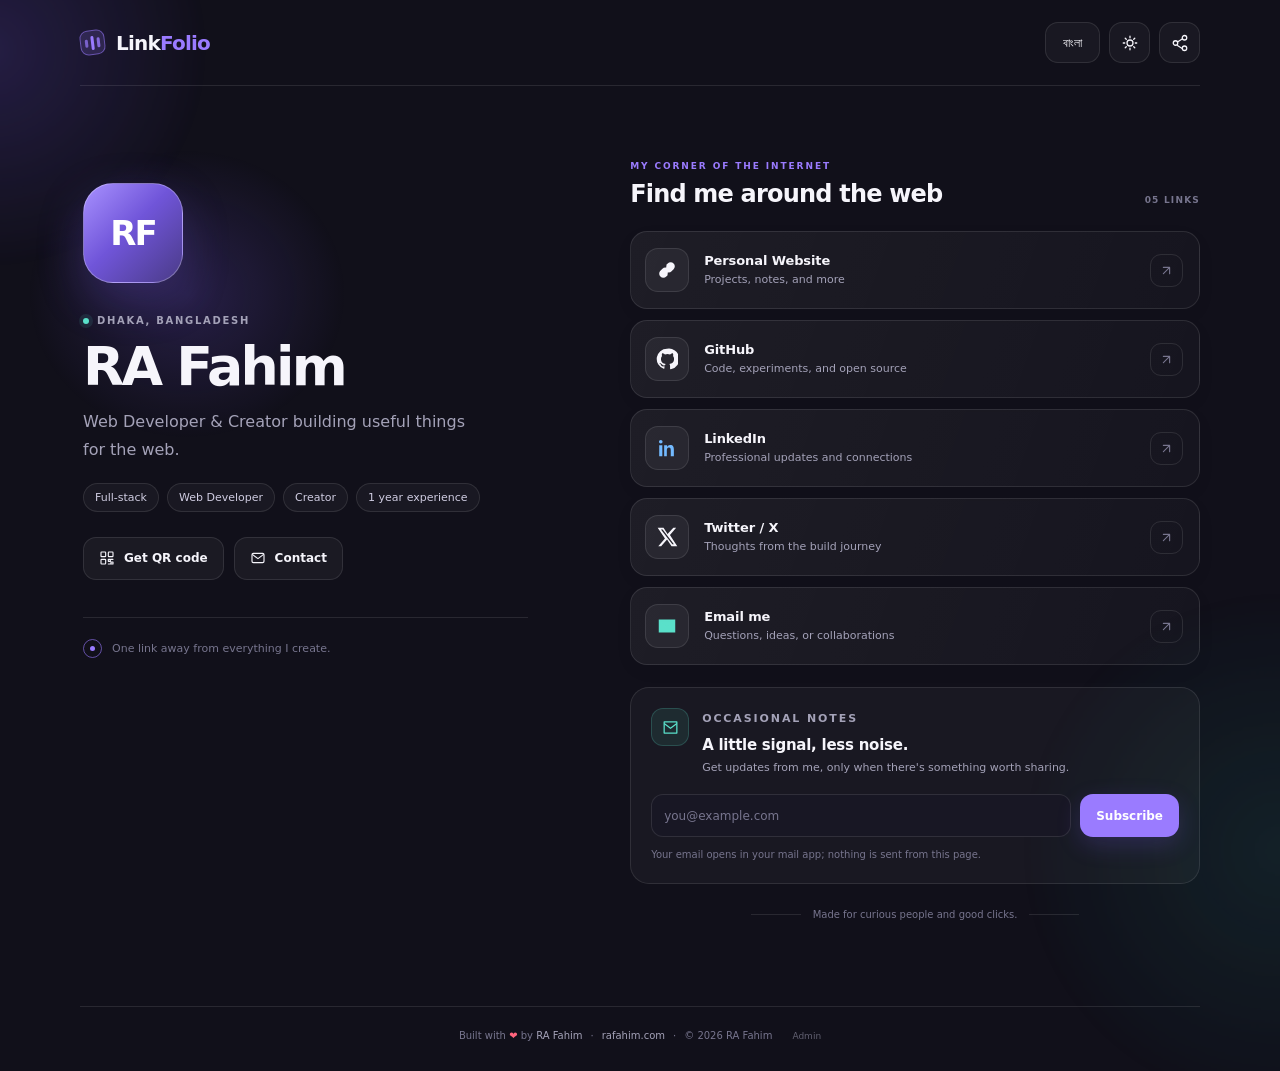
<file: index.html>
<!doctype html>
<html lang="en">
<head>
<meta charset="utf-8">
<meta name="viewport" content="width=device-width, initial-scale=1">
<title>LinkFolio — Free Self-Hosted Link in Bio (Linktree Alternative) | RA Fahim</title>
<meta name="description" content="A beautiful, free, self-hosted link-in-bio page for RA Fahim. Explore projects, social profiles, and contact links with LinkFolio.">
<meta name="keywords" content="link in bio, linktree alternative, free link page, self-hosted linktree">
<meta name="author" content="RA Fahim">
<meta name="theme-color" content="#11101a">
<link rel="canonical" href="https://rafahim.com/linkfolio/">
<link rel="icon" href="favicon.svg" type="image/svg+xml">
<link rel="manifest" href="manifest.json">
<meta property="og:type" content="website">
<meta property="og:title" content="LinkFolio — Free Self-Hosted Link in Bio (Linktree Alternative) | RA Fahim">
<meta property="og:description" content="One clean place for RA Fahim's links, projects, and ways to connect.">
<meta property="og:url" content="https://rafahim.com/linkfolio/">
<meta property="og:image" content="https://rafahim.com/linkfolio/og-image.svg">
<meta property="og:site_name" content="LinkFolio">
<meta name="twitter:card" content="summary_large_image">
<meta name="twitter:title" content="LinkFolio — Free Self-Hosted Link in Bio (Linktree Alternative) | RA Fahim">
<meta name="twitter:description" content="One clean place for RA Fahim's links, projects, and ways to connect.">
<meta name="twitter:image" content="https://rafahim.com/linkfolio/og-image.svg">
<script type="application/ld+json">
{
  "@context": "https://schema.org",
  "@type": "ProfilePage",
  "name": "LinkFolio — RA Fahim",
  "url": "https://rafahim.com/linkfolio/",
  "description": "A free, self-hosted link-in-bio page for RA Fahim.",
  "mainEntity": {
    "@type": "Person",
    "name": "RA Fahim",
    "url": "https://rafahim.com",
    "email": "dev@rafahim.com",
    "jobTitle": "Web Developer & Creator",
    "address": {
      "@type": "PostalAddress",
      "addressLocality": "Dhaka",
      "addressCountry": "BD"
    },
    "sameAs": [
      "https://github.com/rafahim",
      "https://twitter.com/rafahimn",
      "https://linkedin.com/in/rafahimn"
    ]
  }
}
</script>
<link rel="stylesheet" href="style.css">
<script src="script.js" defer></script>
</head>
<body class="public-page">
<div class="ambient ambient-one"></div>
<div class="ambient ambient-two"></div>
<div class="site-shell">
<header class="topbar">
<a class="brand" href="./" aria-label="LinkFolio home"><span class="brand-mark"><span></span><span></span><span></span></span><span>Link<span class="brand-accent">Folio</span></span></a>
<div class="top-actions">
<button id="language-toggle" class="icon-button language-button" type="button" aria-label="Change language">বাংলা</button>
<button id="theme-toggle" class="icon-button" type="button" aria-label="Toggle color theme"><svg viewBox="0 0 24 24" aria-hidden="true"><path d="M12 3v2m0 14v2M3 12h2m14 0h2M5.64 5.64l1.42 1.42m9.88 9.88 1.42 1.42m0-12.72-1.42 1.42m-9.88 9.88-1.42 1.42"/><circle cx="12" cy="12" r="4"/></svg></button>
<button id="share-button" class="icon-button" type="button" aria-label="Share profile"><svg viewBox="0 0 24 24" aria-hidden="true"><circle cx="18" cy="5" r="3"/><circle cx="6" cy="12" r="3"/><circle cx="18" cy="19" r="3"/><path d="m8.6 10.6 6.8-4.2m-6.8 9 6.8 4.2"/></svg></button>
</div>
</header>
<main id="app" class="profile-layout">
<section class="profile-panel" aria-label="Profile">
<div class="profile-halo"></div>
<div id="avatar" class="avatar" aria-label="Profile avatar"><span>RF</span></div>
<div class="eyebrow"><span class="status-dot"></span><span id="profile-location">DHAKA, BANGLADESH</span></div>
<h1 id="profile-name">RA Fahim</h1>
<p id="profile-bio" class="profile-bio">Web Developer &amp; Creator</p>
<div id="profile-tags" class="profile-tags"><span>Full-stack</span><span>Creator</span></div>
<div class="profile-actions">
<button id="qr-button" class="button button-secondary" type="button"><svg viewBox="0 0 24 24" aria-hidden="true"><rect x="3" y="3" width="7" height="7" rx="1"/><rect x="14" y="3" width="7" height="7" rx="1"/><rect x="3" y="14" width="7" height="7" rx="1"/><path d="M14 14h3v3h-3zm4 4h3v3h-3zm0-4h3m-7 7h3"/></svg><span data-i18n="qr">Get QR code</span></button>
<a class="button button-secondary" id="email-button" href="mailto:dev@rafahim.com"><svg viewBox="0 0 24 24" aria-hidden="true"><rect x="3" y="5" width="18" height="14" rx="2"/><path d="m4 7 8 6 8-6"/></svg><span data-i18n="contact">Contact</span></a>
</div>
<div class="profile-divider"></div>
<div class="profile-statline"><span class="stat-orbit"></span><span data-i18n="profileNote">One link away from everything I create.</span></div>
</section>
<section class="links-panel" aria-label="Links and updates">
<div class="section-heading"><div><p class="section-kicker" data-i18n="myCorner">MY CORNER OF THE INTERNET</p><h2 data-i18n="findMe">Find me around the web</h2></div><span class="link-count" id="link-count">05 LINKS</span></div>
<div id="profile-links" class="link-list" aria-live="polite"></div>
<section id="youtube-section" class="content-card youtube-card" hidden>
<div class="content-card-top"><span class="mini-icon mini-youtube">▶</span><div><h3 data-i18n="watchLatest">Watch the latest</h3><p data-i18n="youtubePrivacy">The video loads only when you choose to play it.</p></div></div>
<div id="youtube-placeholder" class="youtube-placeholder"><button id="youtube-load" class="play-button" type="button" aria-label="Load YouTube video">▶</button><span data-i18n="loadVideo">Load video</span></div>
<div id="youtube-frame" class="youtube-frame" hidden></div>
</section>
<section id="newsletter-section" class="content-card newsletter-card" hidden>
<div class="newsletter-icon"><svg viewBox="0 0 24 24" aria-hidden="true"><path d="M4 5h16v14H4z"/><path d="m4 7 8 6 8-6"/></svg></div>
<div class="newsletter-copy"><p class="section-kicker" data-i18n="newsletterKicker">OCCASIONAL NOTES</p><h3 id="newsletter-title">A little signal, less noise.</h3><p id="newsletter-description">Get updates from me, only when there's something worth sharing.</p></div>
<form id="newsletter-form" class="newsletter-form"><label class="visually-hidden" for="newsletter-email" data-i18n="emailLabel">Your email address</label><input id="newsletter-email" type="email" name="email" autocomplete="email" required placeholder="you@example.com"><button class="button button-primary" type="submit" data-i18n="subscribe">Subscribe</button><p class="form-note" data-i18n="newsletterLocal">Your email opens in your mail app; nothing is sent from this page.</p></form>
</section>
<div class="bottom-note"><span class="bottom-line"></span><span data-i18n="bottomNote">Made for curious people and good clicks.</span><span class="bottom-line"></span></div>
</section>
</main>
<footer class="site-footer"><span>Built with <span class="heart">❤️</span> by <a href="https://rafahim.com" rel="me">RA Fahim</a></span><span class="footer-dot">·</span><a href="https://rafahim.com">rafahim.com</a><span class="footer-dot">·</span><span>© 2026 RA Fahim</span><a class="admin-shortcut" href="admin.html" aria-label="Open local admin">Admin</a></footer>
</div>
<div id="qr-modal" class="modal" hidden role="dialog" aria-modal="true" aria-labelledby="qr-modal-title">
<div class="modal-backdrop" data-close-modal></div>
<div class="modal-panel qr-modal-panel"><button class="modal-close" type="button" data-close-modal aria-label="Close dialog">×</button><p class="section-kicker" data-i18n="scanToOpen">SCAN TO OPEN</p><h2 id="qr-modal-title" data-i18n="yourQr">Your LinkFolio QR</h2><p class="modal-lead" data-i18n="qrSubtitle">Take your profile anywhere.</p><div id="qr-code" class="qr-code" aria-label="QR code for this profile"></div><p id="qr-url" class="qr-url"></p><div class="modal-actions"><button id="download-qr" class="button button-primary" type="button" data-i18n="downloadSvg">Download SVG</button><button id="copy-profile-url" class="button button-secondary" type="button" data-i18n="copyLink">Copy link</button></div><p class="form-note" data-i18n="qrOffline">Generated on this device, with no QR service.</p></div>
</div>
<div id="toast" class="toast" role="status" aria-live="polite"></div>
</body>
</html>
</file>
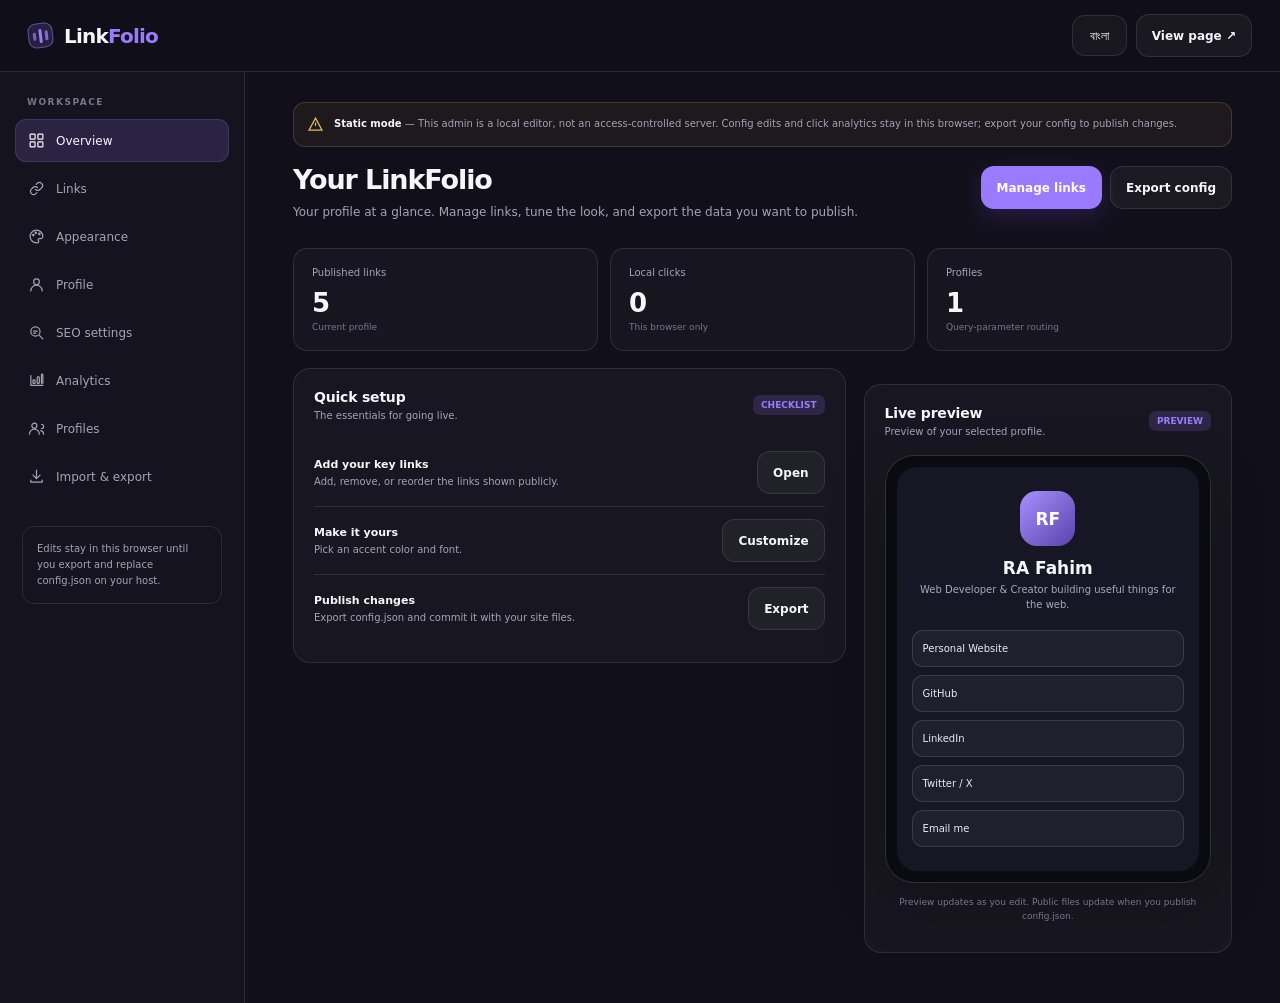
<file: admin.html>
<!doctype html>
<html lang="en">
<head>
<meta charset="utf-8">
<meta name="viewport" content="width=device-width, initial-scale=1">
<title>LinkFolio — Free Self-Hosted Link in Bio (Linktree Alternative) | RA Fahim</title>
<meta name="description" content="Configure LinkFolio profiles, links, theme, SEO, and local analytics.">
<meta name="keywords" content="link in bio, linktree alternative, free link page, self-hosted linktree">
<meta name="author" content="RA Fahim">
<meta name="robots" content="noindex,nofollow">
<link rel="canonical" href="https://rafahim.com/linkfolio/">
<link rel="icon" href="favicon.svg" type="image/svg+xml">
<meta property="og:type" content="website">
<meta property="og:title" content="LinkFolio — Free Self-Hosted Link in Bio (Linktree Alternative) | RA Fahim">
<meta property="og:description" content="Configure LinkFolio profiles, links, theme, SEO, and local analytics.">
<meta property="og:url" content="https://rafahim.com/linkfolio/">
<meta property="og:image" content="https://rafahim.com/linkfolio/og-image.svg">
<meta name="twitter:card" content="summary_large_image">
<meta name="twitter:title" content="LinkFolio — Free Self-Hosted Link in Bio (Linktree Alternative) | RA Fahim">
<meta name="twitter:description" content="Configure LinkFolio profiles, links, theme, SEO, and local analytics.">
<meta name="twitter:image" content="https://rafahim.com/linkfolio/og-image.svg">
<script type="application/ld+json">
{"@context":"https://schema.org","@type":"WebApplication","name":"LinkFolio","url":"https://rafahim.com/linkfolio/","author":{"@type":"Person","name":"RA Fahim","url":"https://rafahim.com"},"applicationCategory":"UtilitiesApplication","operatingSystem":"Any"}
</script>
<link rel="stylesheet" href="style.css">
<script src="script.js" defer></script>
<script src="admin.js" defer></script>
</head>
<body class="admin-page">
<div class="admin-shell">
<header class="admin-topbar">
<a class="brand" href="index.html"><span class="brand-mark"><span></span><span></span><span></span></span><span>Link<span class="brand-accent">Folio</span></span></a>
<div class="admin-topbar-actions"><button id="admin-language" class="icon-button language-button" type="button">বাংলা</button><a class="button button-secondary" href="index.html" target="_blank" rel="noopener noreferrer" data-admin-i18n="viewPublic">View page ↗</a></div>
</header>
<div class="admin-layout">
<aside class="admin-sidebar">
<p class="sidebar-label" data-admin-i18n="workspace">WORKSPACE</p>
<nav class="admin-nav" aria-label="Admin navigation">
<button class="active" type="button" data-section="overview"><svg viewBox="0 0 24 24"><rect x="3" y="3" width="7" height="7" rx="1"/><rect x="14" y="3" width="7" height="7" rx="1"/><rect x="3" y="14" width="7" height="7" rx="1"/><rect x="14" y="14" width="7" height="7" rx="1"/></svg><span data-admin-i18n="overview">Overview</span></button>
<button type="button" data-section="links"><svg viewBox="0 0 24 24"><path d="M10.6 13.4a4.5 4.5 0 0 0 6.4 0l2.2-2.2a4.5 4.5 0 0 0-6.4-6.4l-1.3 1.3"/><path d="M13.4 10.6a4.5 4.5 0 0 0-6.4 0l-2.2 2.2a4.5 4.5 0 0 0 6.4 6.4l1.3-1.3"/></svg><span data-admin-i18n="links">Links</span></button>
<button type="button" data-section="appearance"><svg viewBox="0 0 24 24"><path d="M12 3a9 9 0 1 0 0 18h1.2a2 2 0 0 0 1.5-3.3 1.7 1.7 0 0 1 1.3-2.8H18a3 3 0 0 0 3-3 9 9 0 0 0-9-8.9Z"/><circle cx="7.5" cy="10" r="1"/><circle cx="11" cy="6.8" r="1"/><circle cx="16" cy="8.3" r="1"/></svg><span data-admin-i18n="appearance">Appearance</span></button>
<button type="button" data-section="profile"><svg viewBox="0 0 24 24"><circle cx="12" cy="8" r="4"/><path d="M4 21a8 8 0 0 1 16 0"/></svg><span data-admin-i18n="profile">Profile</span></button>
<button type="button" data-section="seo"><svg viewBox="0 0 24 24"><circle cx="10.5" cy="10.5" r="6.5"/><path d="m16 16 5 5M8 10h5m-5 3h3"/></svg><span data-admin-i18n="seo">SEO settings</span></button>
<button type="button" data-section="analytics"><svg viewBox="0 0 24 24"><path d="M4 19V5m0 14h17"/><rect x="7" y="11" width="3" height="5" rx="1"/><rect x="13" y="7" width="3" height="9" rx="1"/><rect x="19" y="3" width="2" height="13" rx="1"/></svg><span data-admin-i18n="analytics">Analytics</span></button>
<button type="button" data-section="profiles"><svg viewBox="0 0 24 24"><circle cx="9" cy="8" r="3.5"/><path d="M2 20a7 7 0 0 1 14 0m3-14a3 3 0 0 1 0 6m-1 3a5 5 0 0 1 4 5"/></svg><span data-admin-i18n="profiles">Profiles</span></button>
<button type="button" data-section="data"><svg viewBox="0 0 24 24"><path d="M12 3v12m-5-5 5 5 5-5M4 17v3h16v-3"/></svg><span data-admin-i18n="importExport">Import &amp; export</span></button>
</nav>
<div class="admin-sidebar-note" data-admin-i18n="localNotice">Edits stay in this browser until you export and replace config.json on your host.</div>
</aside>
<main class="admin-main">
<div class="notice"><svg viewBox="0 0 24 24"><path d="M12 3 2.8 20h18.4L12 3Z"/><path d="M12 9v5m0 3h.01"/></svg><div><strong data-admin-i18n="staticModeTitle">Static mode</strong> — <span data-admin-i18n="staticModeText">This admin is a local editor, not an access-controlled server. Config edits and click analytics stay in this browser; export your config to publish changes.</span></div></div>
<section id="section-overview" class="admin-section active">
<div class="admin-heading"><div><h1 data-admin-i18n="dashboardTitle">Your LinkFolio</h1><p data-admin-i18n="dashboardDesc">Your profile at a glance. Manage links, tune the look, and export the data you want to publish.</p></div><div class="admin-heading-actions"><button class="button button-primary" type="button" data-go-section="links" data-admin-i18n="manageLinks">Manage links</button><button class="button button-secondary" type="button" data-export-config data-admin-i18n="exportConfig">Export config</button></div></div>
<div class="metric-grid"><div class="metric-card"><span data-admin-i18n="publishedLinks">Published links</span><strong id="metric-links">5</strong><small data-admin-i18n="currentProfile">Current profile</small></div><div class="metric-card"><span data-admin-i18n="localClicks">Local clicks</span><strong id="metric-clicks">0</strong><small data-admin-i18n="thisBrowserOnly">This browser only</small></div><div class="metric-card"><span data-admin-i18n="profilesCount">Profiles</span><strong id="metric-profiles">1</strong><small data-admin-i18n="queryRouting">Query-parameter routing</small></div></div>
<div class="admin-grid"><div class="admin-card"><div class="admin-card-heading"><div><h2 data-admin-i18n="quickStart">Quick setup</h2><p data-admin-i18n="quickStartDesc">The essentials for going live.</p></div><span class="pill-label" data-admin-i18n="checklist">CHECKLIST</span></div><div class="settings-row"><div><strong data-admin-i18n="addLinksTitle">Add your key links</strong><span data-admin-i18n="addLinksDesc">Add, remove, or reorder the links shown publicly.</span></div><button class="button button-secondary" type="button" data-go-section="links" data-admin-i18n="open">Open</button></div><div class="settings-row"><div><strong data-admin-i18n="customizeTitle">Make it yours</strong><span data-admin-i18n="customizeDesc">Pick an accent color and font.</span></div><button class="button button-secondary" type="button" data-go-section="appearance" data-admin-i18n="customize">Customize</button></div><div class="settings-row"><div><strong data-admin-i18n="publishTitle">Publish changes</strong><span data-admin-i18n="publishDesc">Export config.json and commit it with your site files.</span></div><button class="button button-secondary" type="button" data-go-section="data" data-admin-i18n="export">Export</button></div></div>
<div class="admin-card"><div class="admin-card-heading"><div><h2 data-admin-i18n="livePreview">Live preview</h2><p data-admin-i18n="previewDesc">Preview of your selected profile.</p></div><span class="pill-label" data-admin-i18n="preview">PREVIEW</span></div><div class="preview-device"><div class="preview-screen"><div class="preview-avatar" id="preview-avatar">RF</div><h3 id="preview-name">RA Fahim</h3><p id="preview-bio">Web Developer &amp; Creator</p><div id="preview-links"></div></div></div><p class="preview-note" data-admin-i18n="previewLocal">Preview updates as you edit. Public files update when you publish config.json.</p></div></div>
</section>
<section id="section-links" class="admin-section">
<div class="admin-heading"><div><h1 data-admin-i18n="linksTitle">Links</h1><p data-admin-i18n="linksDesc">Manage destinations, labels, and display order. Drag rows to reorder them.</p></div><div class="admin-heading-actions"><button class="button button-primary" type="button" id="new-link" data-admin-i18n="addLink">+ Add link</button><button class="button button-secondary" type="button" data-export-config data-admin-i18n="exportConfig">Export config</button></div></div>
<div class="profile-selector"><label for="link-profile-select" data-admin-i18n="editingProfile">Editing profile</label><select id="link-profile-select"></select></div>
<div class="admin-grid"><div class="admin-card"><div class="admin-card-heading"><div><h2 data-admin-i18n="yourLinks">Your links</h2><p data-admin-i18n="dragHint">Drag with the handle to change order.</p></div><span id="links-total" class="pill-label">05 LINKS</span></div><div id="admin-link-list" class="admin-link-list"></div></div><div class="admin-card"><div class="admin-card-heading"><div><h2 id="link-form-title" data-admin-i18n="addLinkDetails">Add link details</h2><p data-admin-i18n="linkFormDesc">Changes are saved locally on this browser.</p></div></div><form id="link-form"><input id="link-id" type="hidden"><div class="field-grid"><div class="field full"><label for="link-title" data-admin-i18n="labelEnglish">Label (English)</label><input id="link-title" required maxlength="90" placeholder="Personal Website"></div><div class="field full"><label for="link-title-bn" data-admin-i18n="labelBangla">Label (Bangla, optional)</label><input id="link-title-bn" maxlength="90" placeholder="ব্যক্তিগত ওয়েবসাইট"></div><div class="field full"><label for="link-url" data-admin-i18n="destinationUrl">Destination URL</label><input id="link-url" type="text" required maxlength="2048" placeholder="https://example.com"><span class="field-hint" data-admin-i18n="urlHint">HTTP(S), mailto:, tel:, or WhatsApp links are supported.</span></div><div class="field full"><label for="link-description" data-admin-i18n="description">Description</label><input id="link-description" maxlength="160" placeholder="Projects, notes, and more"></div><div class="field full"><label for="link-description-bn" data-admin-i18n="descriptionBangla">Description (Bangla, optional)</label><input id="link-description-bn" maxlength="160" placeholder="প্রজেক্ট, নোট এবং আরও অনেক কিছু"></div><div class="field full"><label class="settings-row" for="link-enabled"><span><strong data-admin-i18n="publishLink">Publish this link</strong><span data-admin-i18n="publishLinkHint">Disabled links are hidden on the public page.</span></span><input id="link-enabled" type="checkbox" checked></label></div></div><div class="form-actions"><button class="button button-secondary" id="reset-link-form" type="button" data-admin-i18n="clear">Clear</button><button class="button button-primary" type="submit" data-admin-i18n="saveLink">Save link</button></div></form></div></div>
</section>
<section id="section-appearance" class="admin-section">
<div class="admin-heading"><div><h1 data-admin-i18n="appearanceTitle">Appearance</h1><p data-admin-i18n="appearanceDesc">A few thoughtful choices to make your LinkFolio feel like you.</p></div><div class="admin-heading-actions"><button class="button button-primary" type="button" id="save-theme" data-admin-i18n="saveAppearance">Save appearance</button></div></div>
<div class="admin-grid"><div class="admin-card"><div class="admin-card-heading"><div><h2 data-admin-i18n="themeTokens">Theme settings</h2><p data-admin-i18n="themeDesc">The public page supports light and dark modes.</p></div></div><form id="theme-form"><div class="field-grid"><div class="field"><label for="theme-mode" data-admin-i18n="defaultMode">Default mode</label><select id="theme-mode"><option value="dark">Dark</option><option value="light">Light</option></select></div><div class="field"><label for="theme-font" data-admin-i18n="fontFamily">Font family</label><select id="theme-font"><option>Inter</option><option>system</option><option>Georgia</option><option>Arial</option><option>mono</option></select></div><div class="field"><label for="theme-accent" data-admin-i18n="accentColor">Accent color</label><input id="theme-accent" type="color" value="#9a7bff"></div><div class="field"><label for="theme-secondary" data-admin-i18n="secondaryColor">Secondary accent</label><input id="theme-secondary" type="color" value="#5ae0ca"></div></div><div class="form-actions"><button class="button button-secondary" type="button" id="reset-theme" data-admin-i18n="resetDefaults">Reset defaults</button><button class="button button-primary" type="submit" data-admin-i18n="applyPreview">Apply &amp; save</button></div></form></div><div class="admin-card"><div class="admin-card-heading"><div><h2 data-admin-i18n="designNotes">Design notes</h2><p data-admin-i18n="designNotesDesc">Helpful guardrails for a polished profile.</p></div></div><div class="settings-row"><div><strong data-admin-i18n="contrastTitle">Keep contrast high</strong><span data-admin-i18n="contrastDesc">Choose readable accent colors against both backgrounds.</span></div></div><div class="settings-row"><div><strong data-admin-i18n="shortTitle">Keep link labels short</strong><span data-admin-i18n="shortDesc">A label plus one short description scans best on mobile.</span></div></div><div class="settings-row"><div><strong data-admin-i18n="avatarTitle">Use a square avatar</strong><span data-admin-i18n="avatarDesc">A small, compressed image makes the page feel personal.</span></div></div></div></div>
</section>
<section id="section-profile" class="admin-section">
<div class="admin-heading"><div><h1 data-admin-i18n="profileTitle">Profile details</h1><p data-admin-i18n="profileDesc">Edit your public identity and optional content. Use the Profiles tab to add another profile.</p></div><div class="admin-heading-actions"><button class="button button-primary" type="submit" form="profile-form" data-admin-i18n="saveProfile">Save profile</button></div></div>
<div class="profile-selector"><label for="profile-edit-select" data-admin-i18n="editingProfile">Editing profile</label><select id="profile-edit-select"></select></div>
<div class="admin-grid"><div class="admin-card"><div class="admin-card-heading"><div><h2 data-admin-i18n="identity">Identity</h2><p data-admin-i18n="identityDesc">Details shown on your public page.</p></div></div><form id="profile-form"><div class="field-grid"><div class="field"><label for="profile-name-input" data-admin-i18n="displayName">Display name</label><input id="profile-name-input" required maxlength="80"></div><div class="field"><label for="profile-handle-input" data-admin-i18n="handle">Handle</label><input id="profile-handle-input" maxlength="80" placeholder="@yourhandle"></div><div class="field full"><label for="profile-bio-en" data-admin-i18n="bioEnglish">Bio (English)</label><textarea id="profile-bio-en" maxlength="280" rows="3"></textarea></div><div class="field full"><label for="profile-bio-bn" data-admin-i18n="bioBangla">Bio (Bangla)</label><textarea id="profile-bio-bn" maxlength="280" rows="3"></textarea></div><div class="field"><label for="profile-location-en" data-admin-i18n="locationEnglish">Location (English)</label><input id="profile-location-en" maxlength="100"></div><div class="field"><label for="profile-location-bn" data-admin-i18n="locationBangla">Location (Bangla)</label><input id="profile-location-bn" maxlength="100"></div><div class="field"><label for="profile-email-input" data-admin-i18n="contactEmail">Contact email</label><input id="profile-email-input" type="email" maxlength="150"></div><div class="field"><label for="profile-avatar-input" data-admin-i18n="avatarUrl">Avatar URL (optional)</label><input id="profile-avatar-input" maxlength="2048" placeholder="https://example.com/avatar.jpg"></div><div class="field full"><label for="profile-tags-input" data-admin-i18n="tags">Tags, comma-separated</label><input id="profile-tags-input" maxlength="200" placeholder="Full-stack, Creator"></div><div class="field"><label for="profile-youtube-input" data-admin-i18n="youtubeId">YouTube video ID (optional)</label><input id="profile-youtube-input" maxlength="11" placeholder="11-character video ID"></div><div class="field"><label for="profile-newsletter-email" data-admin-i18n="newsletterEmail">Newsletter email</label><input id="profile-newsletter-email" type="email" maxlength="150"></div><div class="field full"><label class="settings-row" for="profile-newsletter-enabled"><span><strong data-admin-i18n="enableNewsletter">Enable newsletter block</strong><span data-admin-i18n="newsletterHint">Signup opens the visitor’s email application; there is no mailing list backend.</span></span><input id="profile-newsletter-enabled" type="checkbox"></label></div><div class="field"><label for="profile-newsletter-title-en" data-admin-i18n="newsletterTitleEnglish">Newsletter title (English)</label><input id="profile-newsletter-title-en" maxlength="100"></div><div class="field"><label for="profile-newsletter-title-bn" data-admin-i18n="newsletterTitleBangla">Newsletter title (Bangla)</label><input id="profile-newsletter-title-bn" maxlength="100"></div><div class="field full"><label for="profile-newsletter-desc-en" data-admin-i18n="newsletterDescEnglish">Newsletter description (English)</label><input id="profile-newsletter-desc-en" maxlength="220"></div><div class="field full"><label for="profile-newsletter-desc-bn" data-admin-i18n="newsletterDescBangla">Newsletter description (Bangla)</label><input id="profile-newsletter-desc-bn" maxlength="220"></div></div></form></div><div class="admin-card"><div class="admin-card-heading"><div><h2 data-admin-i18n="profileTips">Profile tips</h2><p data-admin-i18n="profileTipsDesc">Make the first screen count.</p></div></div><div class="settings-row"><div><strong data-admin-i18n="bioTipTitle">Make the bio specific</strong><span data-admin-i18n="bioTipDesc">Say what you do and what people can find here.</span></div></div><div class="settings-row"><div><strong data-admin-i18n="emailTipTitle">Use a monitored contact</strong><span data-admin-i18n="emailTipDesc">Email and newsletter links open the visitor’s mail app.</span></div></div><div class="settings-row"><div><strong data-admin-i18n="embedTipTitle">Embed only when useful</strong><span data-admin-i18n="embedTipDesc">YouTube uses youtube-nocookie and loads only after a click.</span></div></div></div></div>
</section>
<section id="section-seo" class="admin-section">
<div class="admin-heading"><div><h1 data-admin-i18n="seoTitle">SEO settings</h1><p data-admin-i18n="seoDesc">Control the shared search snippet fields stored in config.json. Social card metadata is also included in the static HTML.</p></div><div class="admin-heading-actions"><button class="button button-primary" type="submit" form="seo-form" data-admin-i18n="saveSeo">Save SEO settings</button></div></div>
<div class="admin-card"><form id="seo-form"><div class="field-grid"><div class="field full"><label for="seo-title-input" data-admin-i18n="pageTitle">Page title</label><input id="seo-title-input" maxlength="180" required></div><div class="field full"><label for="seo-description-input" data-admin-i18n="metaDescription">Meta description</label><textarea id="seo-description-input" rows="3" maxlength="300"></textarea></div><div class="field full"><label for="seo-keywords-input" data-admin-i18n="keywords">Keywords (comma-separated)</label><input id="seo-keywords-input" maxlength="500"></div><div class="field full"><label for="seo-canonical-input" data-admin-i18n="canonicalUrl">Canonical URL</label><input id="seo-canonical-input" type="url" required></div></div><div class="form-actions"><button class="button button-primary" type="submit" data-admin-i18n="saveSeo">Save SEO settings</button></div></form></div><div class="admin-card"><div class="admin-card-heading"><div><h2 data-admin-i18n="seoChecklist">Static SEO files</h2><p data-admin-i18n="seoChecklistDesc">These files are part of the project and need deployment alongside the HTML.</p></div></div><div class="settings-row"><div><strong>robots.txt</strong><span data-admin-i18n="robotsDesc">Crawler rules and admin exclusion.</span></div><span class="pill-label">READY</span></div><div class="settings-row"><div><strong>sitemap.xml</strong><span data-admin-i18n="sitemapDesc">Canonical public page URL.</span></div><span class="pill-label">READY</span></div><div class="settings-row"><div><strong>manifest.json + favicon.svg</strong><span data-admin-i18n="pwaDesc">Install metadata and vector icon.</span></div><span class="pill-label">READY</span></div><p class="field-hint" data-admin-i18n="seoFileNote">Updating these values here changes your local config only. Update matching HTML meta tags and sitemap.xml before deployment if the domain or page title changes.</p></div>
</section>
<section id="section-analytics" class="admin-section">
<div class="admin-heading"><div><h1 data-admin-i18n="analyticsTitle">Local analytics</h1><p data-admin-i18n="analyticsDesc">Link clicks recorded in localStorage on this browser. No cookies, server requests, IP collection, or third-party analytics.</p></div><div class="admin-heading-actions"><button class="button button-secondary" type="button" id="export-analytics" data-admin-i18n="exportAnalytics">Export analytics</button><button class="button button-secondary" type="button" id="clear-analytics" data-admin-i18n="clearAnalytics">Clear local data</button></div></div>
<div class="metric-grid"><div class="metric-card"><span data-admin-i18n="clicks7d">Clicks · 7 days</span><strong id="analytics-week">0</strong><small data-admin-i18n="localOnly">Local browser only</small></div><div class="metric-card"><span data-admin-i18n="allClicks">All stored clicks</span><strong id="analytics-all">0</strong><small data-admin-i18n="retainedLimit">Most recent 10,000 events max</small></div><div class="metric-card"><span data-admin-i18n="topLink">Top link</span><strong id="analytics-top">—</strong><small data-admin-i18n="byClickCount">By click count</small></div></div>
<div class="admin-card"><div class="admin-card-heading"><div><h2 data-admin-i18n="clickActivity">Click activity</h2><p data-admin-i18n="lastSevenDays">Last seven days · all locally stored profiles</p></div><span class="pill-label" data-admin-i18n="noTracking">NO THIRD-PARTY TRACKING</span></div><div class="chart-wrap"><div class="chart-y-axis"><span id="chart-y-max">0</span><span id="chart-y-mid">0</span><span>0</span></div><div id="analytics-chart" class="chart-bars"></div></div></div>
<div class="admin-card"><div class="admin-card-heading"><div><h2 data-admin-i18n="linkPerformance">Link performance</h2><p data-admin-i18n="linkPerformanceDesc">Counts exist only on this browser unless exported.</p></div></div><div id="analytics-table-wrap"></div></div>
</section>
<section id="section-profiles" class="admin-section">
<div class="admin-heading"><div><h1 data-admin-i18n="profilesTitle">Multiple profiles</h1><p data-admin-i18n="profilesDesc">Each profile has its own links and can be opened with ?user=profile-id.</p></div></div>
<div class="admin-grid"><div class="admin-card"><div class="admin-card-heading"><div><h2 data-admin-i18n="existingProfiles">Existing profiles</h2><p data-admin-i18n="profileRoute">Public URL: ?user=profile-id</p></div><span id="profiles-total" class="pill-label">01 PROFILE</span></div><div id="admin-profiles-list" class="admin-link-list"></div></div><div class="admin-card"><div class="admin-card-heading"><div><h2 data-admin-i18n="addProfile">Add profile</h2><p data-admin-i18n="addProfileDesc">Create a blank profile, then edit its public details and links.</p></div></div><form id="new-profile-form"><div class="field-grid"><div class="field full"><label for="new-profile-id" data-admin-i18n="profileId">Profile ID / slug</label><input id="new-profile-id" required maxlength="50" pattern="[A-Za-z0-9][A-Za-z0-9_-]*" placeholder="another-profile"></div><div class="field full"><label for="new-profile-name" data-admin-i18n="displayName">Display name</label><input id="new-profile-name" required maxlength="80" placeholder="Your name"></div></div><div class="form-actions"><button class="button button-primary" type="submit" data-admin-i18n="createProfile">Create profile</button></div></form><p class="field-hint" data-admin-i18n="profileSlugHint">Use letters, numbers, underscores, or hyphens. No profile information is sent to a server.</p></div></div>
</section>
<section id="section-data" class="admin-section">
<div class="admin-heading"><div><h1 data-admin-i18n="dataTitle">Import &amp; export</h1><p data-admin-i18n="dataDesc">Move your config between browsers or publish it to your static host.</p></div></div>
<div class="admin-grid"><div class="admin-card"><div class="admin-card-heading"><div><h2 data-admin-i18n="exportProject">Export project data</h2><p data-admin-i18n="exportProjectDesc">Download the complete profile configuration as JSON.</p></div></div><div class="settings-row"><div><strong>config.json</strong><span data-admin-i18n="exportConfigDesc">Profiles, link order, theme, and SEO settings.</span></div><button class="button button-primary" type="button" data-export-config data-admin-i18n="downloadJson">Download JSON</button></div><div class="settings-row"><div><strong>analytics.json</strong><span data-admin-i18n="exportAnalyticsDesc">Local click event export for your own review.</span></div><button class="button button-secondary" type="button" id="export-analytics-2" data-admin-i18n="downloadJson">Download JSON</button></div></div><div class="admin-card"><div class="admin-card-heading"><div><h2 data-admin-i18n="importConfig">Import config</h2><p data-admin-i18n="importConfigDesc">Import a previously exported LinkFolio JSON file.</p></div></div><div class="field"><label for="import-file" data-admin-i18n="chooseFile">Choose JSON file</label><input id="import-file" type="file" accept="application/json,.json"></div><div class="form-actions"><button class="button button-secondary" type="button" id="reset-config" data-admin-i18n="resetConfig">Reset local edits</button><button class="button button-primary" type="button" id="import-config" data-admin-i18n="importFile">Import file</button></div><p class="field-hint" data-admin-i18n="importWarning">Import replaces the locally stored config. Export a backup first if you need one.</p></div></div>
<div class="admin-card"><div class="admin-card-heading"><div><h2 data-admin-i18n="publishSteps">Publish your edits</h2><p data-admin-i18n="publishStepsDesc">Static hosting cannot write files from your browser. Follow these steps to publish.</p></div></div><div class="settings-row"><div><strong>1. <span data-admin-i18n="stepExport">Export config.json from this page.</span></strong><span data-admin-i18n="stepExportDesc">Download it from the export control above.</span></div></div><div class="settings-row"><div><strong>2. <span data-admin-i18n="stepReplace">Replace your project’s config.json.</span></strong><span data-admin-i18n="stepReplaceDesc">Keep the filename exactly config.json.</span></div></div><div class="settings-row"><div><strong>3. <span data-admin-i18n="stepDeploy">Deploy the updated project.</span></strong><span data-admin-i18n="stepDeployDesc">Commit to GitHub Pages or redeploy to your static host.</span></div></div></div>
</section>
</main>
</div>
</div>
<div id="toast" class="toast" role="status" aria-live="polite"></div>
</body>
</html>
</file>
<file: style.css>
:root{color-scheme:dark;--bg:#11101a;--bg-raised:#181724;--surface:#1e1d2c;--surface-2:#242337;--text:#f6f5fb;--muted:#a4a2b8;--faint:#77758e;--border:rgba(255,255,255,.1);--accent:#9a7bff;--accent-2:#5ae0ca;--accent-soft:rgba(154,123,255,.16);--shadow:0 24px 80px rgba(0,0,0,.28);--font-family:Inter,ui-sans-serif,system-ui,-apple-system,BlinkMacSystemFont,"Segoe UI",sans-serif;--page-width:1120px;font-family:var(--font-family);font-synthesis:none;text-rendering:optimizeLegibility;-webkit-font-smoothing:antialiased}*{box-sizing:border-box}html{min-width:320px;scroll-behavior:smooth}body{margin:0;min-height:100vh;background:var(--bg);color:var(--text);font-family:var(--font-family);transition:background .25s ease,color .25s ease}button,input,select,textarea{font:inherit}button,a{-webkit-tap-highlight-color:transparent}button{color:inherit}a{color:inherit;text-decoration:none}button:focus-visible,a:focus-visible,input:focus-visible,select:focus-visible,textarea:focus-visible{outline:3px solid var(--accent-2);outline-offset:3px}.ambient{position:fixed;z-index:-1;pointer-events:none;filter:blur(1px);border-radius:50%;opacity:.8}.ambient-one{width:460px;height:460px;left:-240px;top:-180px;background:radial-gradient(circle,rgba(126,91,255,.23),transparent 68%)}.ambient-two{width:560px;height:560px;right:-280px;bottom:-230px;background:radial-gradient(circle,rgba(43,197,178,.12),transparent 68%)}.site-shell{width:min(var(--page-width),calc(100% - 48px));margin:0 auto}.topbar{height:86px;display:flex;align-items:center;justify-content:space-between;border-bottom:1px solid var(--border)}.brand{display:inline-flex;align-items:center;gap:11px;font-size:20px;letter-spacing:-.8px;font-weight:750}.brand-accent{color:var(--accent)}.brand-mark{width:25px;height:25px;display:flex;align-items:center;justify-content:center;gap:3px;border:1px solid rgba(154,123,255,.55);background:var(--accent-soft);border-radius:8px;transform:rotate(-7deg)}.brand-mark span{display:block;width:3px;border-radius:4px;background:var(--accent)}.brand-mark span:nth-child(1){height:8px;opacity:.7}.brand-mark span:nth-child(2){height:14px}.brand-mark span:nth-child(3){height:10px;opacity:.8}.top-actions{display:flex;gap:9px}.icon-button{width:41px;height:41px;display:grid;place-items:center;border:1px solid var(--border);border-radius:13px;background:rgba(255,255,255,.035);cursor:pointer;transition:transform .2s,border-color .2s,background .2s}.icon-button:hover{transform:translateY(-2px);border-color:rgba(154,123,255,.65);background:var(--accent-soft)}.icon-button svg{width:18px;height:18px;fill:none;stroke:currentColor;stroke-width:1.7;stroke-linecap:round;stroke-linejoin:round}.language-button{width:auto;min-width:55px;padding:0 10px;font-size:12px;font-weight:750}.profile-layout{display:grid;grid-template-columns:minmax(300px,.88fr) minmax(0,1.12fr);gap:clamp(44px,8vw,108px);padding:75px 0 86px;align-items:start}.profile-panel{position:relative;min-height:430px;padding:22px 0 0 3px}.profile-halo{position:absolute;z-index:-1;top:-17px;left:-58px;width:330px;height:300px;background:radial-gradient(ellipse,rgba(128,92,252,.2),transparent 68%);pointer-events:none}.avatar{width:100px;height:100px;display:grid;place-items:center;overflow:hidden;border:1px solid rgba(255,255,255,.28);border-radius:30px;background:linear-gradient(135deg,#a891ff 0%,#7055d9 46%,#4a3b87 100%);box-shadow:0 16px 46px rgba(112,85,217,.27);color:white;font-size:34px;font-weight:800;letter-spacing:-2px}.avatar img{width:100%;height:100%;object-fit:cover}.eyebrow{display:flex;align-items:center;gap:8px;margin:32px 0 13px;color:var(--muted);font-size:10px;font-weight:800;letter-spacing:1.7px}.status-dot{width:6px;height:6px;background:var(--accent-2);border-radius:50%;box-shadow:0 0 0 4px rgba(90,224,202,.1)}h1,h2,h3,p{margin-top:0}h1{max-width:440px;margin-bottom:13px;font-size:clamp(38px,4.2vw,58px);line-height:1.04;letter-spacing:-2.8px;font-weight:790;overflow-wrap:anywhere}.profile-bio{max-width:390px;margin-bottom:19px;color:var(--muted);font-size:16px;line-height:1.75}.profile-tags{display:flex;flex-wrap:wrap;gap:8px}.profile-tags span{border:1px solid var(--border);padding:7px 11px;border-radius:999px;color:#d0cde2;background:rgba(255,255,255,.035);font-size:11px}.profile-actions{display:flex;gap:10px;margin-top:25px;flex-wrap:wrap}.button{min-height:43px;display:inline-flex;align-items:center;justify-content:center;gap:9px;border:1px solid transparent;border-radius:13px;padding:0 15px;font-size:12px;font-weight:750;cursor:pointer;transition:transform .2s,box-shadow .2s,border-color .2s,background .2s}.button:hover{transform:translateY(-2px)}.button svg{width:16px;height:16px;fill:none;stroke:currentColor;stroke-width:1.7;stroke-linecap:round;stroke-linejoin:round}.button-secondary{background:rgba(255,255,255,.045);border-color:var(--border);color:var(--text)}.button-secondary:hover{border-color:rgba(154,123,255,.65);background:var(--accent-soft)}.button-primary{background:var(--accent);color:#fff;box-shadow:0 8px 24px rgba(124,92,252,.2)}.button-primary:hover{box-shadow:0 12px 28px rgba(124,92,252,.35)}.profile-divider{height:1px;width:100%;margin:37px 0 21px;background:var(--border)}.profile-statline{display:flex;align-items:center;gap:10px;color:var(--faint);font-size:11px}.stat-orbit{width:19px;height:19px;border:1px solid rgba(154,123,255,.6);border-radius:50%;position:relative}.stat-orbit:after{position:absolute;content:"";width:5px;height:5px;top:6px;left:6px;background:var(--accent);border-radius:50%}.links-panel{min-width:0}.section-heading{display:flex;justify-content:space-between;align-items:flex-end;gap:15px;margin-bottom:22px}.section-kicker{margin-bottom:8px;color:var(--accent);font-size:9px;letter-spacing:1.9px;font-weight:850}.section-heading h2{margin:0;font-size:24px;line-height:1.25;letter-spacing:-.8px}.link-count{white-space:nowrap;padding-bottom:4px;color:var(--faint);font-size:9px;letter-spacing:1.2px;font-weight:800}.link-list{display:grid;gap:11px}.link-card{position:relative;min-height:78px;display:grid;grid-template-columns:45px minmax(0,1fr) 35px;align-items:center;gap:14px;padding:13px 14px;border:1px solid var(--border);border-radius:17px;background:linear-gradient(110deg,rgba(255,255,255,.055),rgba(255,255,255,.025));box-shadow:0 6px 20px rgba(0,0,0,.035);transition:transform .2s,border-color .2s,background .2s,box-shadow .2s;overflow:hidden}.link-card:before{position:absolute;content:"";inset:0 auto 0 0;width:2px;background:var(--accent);opacity:0;transition:opacity .2s}.link-card:hover{transform:translateY(-2px);border-color:rgba(154,123,255,.48);background:linear-gradient(110deg,var(--accent-soft),rgba(255,255,255,.025));box-shadow:0 13px 28px rgba(0,0,0,.11)}.link-card:hover:before{opacity:1}.link-icon{width:44px;height:44px;display:grid;place-items:center;border:1px solid var(--border);border-radius:13px;background:rgba(255,255,255,.05);color:var(--text)}.link-icon svg{width:22px;height:22px;fill:currentColor}.link-icon.youtube{color:#ff5964}.link-icon.instagram{color:#e9a1d0}.link-icon.linkedin{color:#73baff}.link-icon.email{color:var(--accent-2)}.link-icon.whatsapp{color:#76dfae}.link-icon.twitter{color:var(--text)}.link-copy{min-width:0}.link-title{display:block;margin-bottom:4px;font-size:13px;font-weight:760;letter-spacing:-.1px;overflow-wrap:anywhere}.link-subtitle{display:block;overflow:hidden;color:var(--muted);font-size:11px;line-height:1.4;text-overflow:ellipsis;white-space:nowrap}.link-arrow{width:33px;height:33px;display:grid;place-items:center;border:1px solid var(--border);border-radius:11px;color:var(--faint);transition:transform .2s,color .2s,border-color .2s}.link-arrow svg{width:15px;height:15px;fill:none;stroke:currentColor;stroke-width:1.8;stroke-linecap:round;stroke-linejoin:round}.link-card:hover .link-arrow{transform:translate(2px,-2px);border-color:rgba(154,123,255,.4);color:var(--accent)}.content-card{margin-top:22px;border:1px solid var(--border);border-radius:19px;background:rgba(255,255,255,.035);padding:20px}.content-card-top{display:flex;gap:12px;align-items:center}.mini-icon{width:37px;height:37px;display:grid;place-items:center;border-radius:12px;background:rgba(255,83,99,.12);color:#ff6573}.content-card h3{margin:0 0 5px;font-size:14px;letter-spacing:-.25px}.content-card p{margin:0;color:var(--muted);font-size:11px;line-height:1.6}.youtube-placeholder{height:140px;margin-top:17px;display:flex;align-items:center;justify-content:center;gap:11px;border:1px solid var(--border);border-radius:13px;background:linear-gradient(135deg,rgba(255,80,90,.1),rgba(154,123,255,.09));color:var(--muted);font-size:12px}.play-button{width:44px;height:44px;display:grid;place-items:center;padding-left:4px;border:0;border-radius:50%;background:#ff5964;color:#fff;cursor:pointer}.youtube-frame{aspect-ratio:16/9;margin-top:16px;overflow:hidden;border-radius:13px;background:#08080c}.youtube-frame iframe{width:100%;height:100%;border:0}.newsletter-card{display:grid;grid-template-columns:38px minmax(0,1fr);gap:13px}.newsletter-icon{width:38px;height:38px;display:grid;place-items:center;border:1px solid rgba(90,224,202,.2);border-radius:12px;background:rgba(90,224,202,.09);color:var(--accent-2)}.newsletter-icon svg{width:19px;height:19px;fill:none;stroke:currentColor;stroke-width:1.6;stroke-linejoin:round}.newsletter-copy{padding-top:2px}.newsletter-copy .section-kicker{margin-bottom:8px}.newsletter-copy h3{font-size:15px}.newsletter-form{grid-column:1/-1;display:grid;grid-template-columns:minmax(0,1fr) auto;gap:9px;margin-top:5px}.newsletter-form input,.field input,.field select,.field textarea,.search-field{width:100%;min-height:43px;border:1px solid var(--border);border-radius:12px;background:var(--bg-raised);color:var(--text);padding:0 12px;font-size:12px;outline:none}.newsletter-form input::placeholder,.field input::placeholder,.field textarea::placeholder{color:var(--faint)}.form-note{grid-column:1/-1;margin-top:1px!important;color:var(--faint)!important;font-size:10px!important}.bottom-note{display:flex;align-items:center;justify-content:center;gap:12px;margin:25px 0 0;color:var(--faint);font-size:10px}.bottom-line{height:1px;max-width:50px;flex:1;background:var(--border)}.site-footer{display:flex;justify-content:center;align-items:center;gap:8px;flex-wrap:wrap;border-top:1px solid var(--border);padding:23px 0 30px;color:var(--faint);font-size:10px}.site-footer a{color:var(--muted)}.site-footer a:hover{color:var(--accent)}.heart{color:#ff647d}.admin-shortcut{margin-left:12px;opacity:.55;font-size:9px}.modal[hidden],.youtube-section[hidden],#youtube-section[hidden],#newsletter-section[hidden]{display:none}.modal{position:fixed;z-index:30;inset:0;display:grid;place-items:center;padding:20px}.modal-backdrop{position:absolute;inset:0;background:rgba(4,4,10,.75);backdrop-filter:blur(8px)}.modal-panel{position:relative;z-index:1;width:min(420px,100%);border:1px solid var(--border);border-radius:24px;padding:31px;background:var(--bg-raised);box-shadow:var(--shadow);text-align:center}.modal-close{position:absolute;right:15px;top:12px;width:31px;height:31px;border:1px solid var(--border);border-radius:10px;background:transparent;color:var(--muted);font-size:23px;line-height:1;cursor:pointer}.modal-panel h2{margin-bottom:8px;font-size:25px;letter-spacing:-.8px}.modal-lead{margin-bottom:20px;color:var(--muted);font-size:12px}.qr-code{display:inline-grid;place-items:center;min-height:216px;min-width:216px;padding:11px;border-radius:14px;background:white}.qr-code svg{display:block;max-width:100%;height:auto}.qr-url{max-width:100%;margin:15px 0;overflow-wrap:anywhere;color:var(--muted);font-size:10px}.modal-actions{display:flex;justify-content:center;gap:8px;flex-wrap:wrap}.toast{position:fixed;z-index:40;right:20px;bottom:20px;max-width:min(360px,calc(100% - 40px));padding:13px 17px;border:1px solid var(--border);border-radius:13px;background:var(--surface-2);color:var(--text);box-shadow:var(--shadow);font-size:12px;opacity:0;transform:translateY(12px);pointer-events:none;transition:opacity .2s,transform .2s}.toast.visible{opacity:1;transform:translateY(0)}.visually-hidden{position:absolute;width:1px;height:1px;padding:0;margin:-1px;overflow:hidden;clip:rect(0,0,0,0);white-space:nowrap;border:0}body.light-mode{color-scheme:light;--bg:#f6f5fb;--bg-raised:#fff;--surface:#fff;--surface-2:#f1eff8;--text:#252239;--muted:#696780;--faint:#8a879f;--border:rgba(36,28,71,.12);--accent:#7651e8;--accent-2:#168e85;--accent-soft:rgba(118,81,232,.09);--shadow:0 24px 80px rgba(29,20,65,.13)}body.light-mode .profile-tags span{color:#5d5875}body.light-mode .link-card{background:linear-gradient(110deg,#fff,#fdfcff);box-shadow:0 6px 20px rgba(38,27,77,.035)}body.light-mode .link-card:hover{background:linear-gradient(110deg,var(--accent-soft),#fff)}body.light-mode .link-icon{background:#f7f5fd}body.light-mode .newsletter-form input{background:#fff}body.light-mode .ambient-one{opacity:.42}body.light-mode .ambient-two{opacity:.25}.empty-state{padding:25px;text-align:center;border:1px dashed var(--border);border-radius:16px;color:var(--muted);font-size:12px}.admin-page{--admin-sidebar:245px;background:var(--bg)}.admin-shell{min-height:100vh}.admin-topbar{height:72px;display:flex;align-items:center;justify-content:space-between;padding:0 28px;border-bottom:1px solid var(--border);background:rgba(17,16,26,.8);backdrop-filter:blur(16px)}.admin-topbar-actions{display:flex;align-items:center;gap:9px}.admin-layout{display:grid;grid-template-columns:var(--admin-sidebar) minmax(0,1fr);min-height:calc(100vh - 72px)}.admin-sidebar{padding:25px 15px;border-right:1px solid var(--border);background:rgba(255,255,255,.015)}.sidebar-label{margin:0 12px 12px;color:var(--faint);font-size:9px;font-weight:850;letter-spacing:1.5px}.admin-nav{display:grid;gap:5px}.admin-nav button{width:100%;display:flex;align-items:center;gap:11px;border:1px solid transparent;border-radius:11px;padding:12px 12px;background:transparent;color:var(--muted);font-size:12px;text-align:left;cursor:pointer}.admin-nav button svg{width:17px;height:17px;fill:none;stroke:currentColor;stroke-width:1.7;stroke-linecap:round;stroke-linejoin:round}.admin-nav button.active,.admin-nav button:hover{background:var(--accent-soft);border-color:rgba(154,123,255,.19);color:var(--text)}.admin-sidebar-note{margin:28px 7px 0;padding:14px;border:1px solid var(--border);border-radius:12px;color:var(--muted);font-size:10px;line-height:1.6}.admin-main{min-width:0;padding:30px clamp(20px,4vw,48px) 50px}.admin-heading{display:flex;align-items:flex-start;justify-content:space-between;gap:20px;margin-bottom:26px}.admin-heading h1{margin:0 0 8px;font-size:27px;letter-spacing:-1.1px}.admin-heading p{max-width:620px;margin:0;color:var(--muted);font-size:12px;line-height:1.7}.admin-heading-actions{display:flex;gap:8px;flex-wrap:wrap}.admin-section{display:none}.admin-section.active{display:block}.admin-grid{display:grid;grid-template-columns:minmax(0,1.2fr) minmax(260px,.8fr);gap:18px;align-items:start}.admin-card{min-width:0;border:1px solid var(--border);border-radius:17px;background:rgba(255,255,255,.03);padding:20px}.admin-card+.admin-card{margin-top:16px}.admin-card-heading{display:flex;align-items:center;justify-content:space-between;gap:12px;margin-bottom:18px}.admin-card-heading h2{margin:0;font-size:14px;letter-spacing:-.2px}.admin-card-heading p{margin:5px 0 0;color:var(--muted);font-size:10px}.pill-label{padding:5px 8px;border-radius:7px;background:var(--accent-soft);color:var(--accent);font-size:9px;font-weight:800;white-space:nowrap}.field-grid{display:grid;grid-template-columns:1fr 1fr;gap:14px}.field{display:grid;gap:7px;min-width:0}.field.full{grid-column:1/-1}.field label{font-size:10px;font-weight:750;color:var(--muted)}.field textarea{padding:11px 12px;resize:vertical;min-height:90px;line-height:1.5}.field select{appearance:auto}.field input[type=color]{height:42px;padding:4px}.field input[type=checkbox]{width:16px;height:16px;min-height:auto;accent-color:var(--accent)}.field-hint{font-size:9px;color:var(--faint);line-height:1.5}.form-actions{display:flex;justify-content:flex-end;gap:8px;margin-top:17px}.profile-selector{display:flex;align-items:center;gap:10px;margin-bottom:22px}.profile-selector label{color:var(--muted);font-size:11px}.profile-selector select{max-width:320px;min-height:40px;border:1px solid var(--border);border-radius:10px;background:var(--bg-raised);color:var(--text);padding:0 10px}.admin-link-list{display:grid;gap:8px}.admin-link-row{display:grid;grid-template-columns:22px 35px minmax(0,1fr) auto;align-items:center;gap:11px;min-width:0;padding:11px;border:1px solid var(--border);border-radius:12px;background:rgba(255,255,255,.022);cursor:grab}.admin-link-row.dragging{opacity:.4;border-color:var(--accent)}.drag-handle{color:var(--faint);font-size:16px;cursor:grab}.admin-link-icon{width:34px;height:34px;display:grid;place-items:center;border-radius:10px;background:var(--accent-soft);color:var(--accent)}.admin-link-icon svg{width:18px;height:18px;fill:currentColor}.admin-link-name{min-width:0}.admin-link-name strong{display:block;overflow:hidden;font-size:11px;text-overflow:ellipsis;white-space:nowrap}.admin-link-name span{display:block;overflow:hidden;margin-top:4px;color:var(--faint);font-size:9px;text-overflow:ellipsis;white-space:nowrap}.admin-link-actions{display:flex;gap:5px}.mini-action{width:30px;height:30px;display:grid;place-items:center;border:1px solid var(--border);border-radius:8px;background:transparent;color:var(--muted);cursor:pointer}.mini-action:hover{color:var(--text);border-color:var(--accent)}.mini-action svg{width:14px;height:14px;fill:none;stroke:currentColor;stroke-width:1.7;stroke-linecap:round;stroke-linejoin:round}.preview-device{max-width:330px;margin:0 auto;padding:11px;border:1px solid rgba(255,255,255,.15);border-radius:29px;background:#0a0a11;box-shadow:0 20px 60px rgba(0,0,0,.2)}.preview-screen{min-height:350px;overflow:hidden;border-radius:20px;padding:24px 15px;background:#171625;text-align:center}.preview-avatar{width:55px;height:55px;display:grid;place-items:center;margin:0 auto 12px;border-radius:17px;background:linear-gradient(135deg,#a891ff,#5942aa);color:white;font-size:17px;font-weight:800}.preview-screen h3{margin:0 0 5px;font-size:17px;overflow-wrap:anywhere}.preview-screen p{margin:0 auto 18px;color:#aaa7bf;font-size:10px;line-height:1.45}.preview-link{display:block;margin-top:8px;padding:12px 10px;border:1px solid rgba(255,255,255,.12);border-radius:11px;background:rgba(255,255,255,.04);color:#eceaf6;font-size:10px;text-align:left;overflow-wrap:anywhere}.preview-note{margin-top:13px;text-align:center;color:var(--faint);font-size:9px;line-height:1.5}.metric-grid{display:grid;grid-template-columns:repeat(3,minmax(0,1fr));gap:12px;margin-bottom:17px}.metric-card{padding:18px;border:1px solid var(--border);border-radius:14px;background:rgba(255,255,255,.028)}.metric-card span{display:block;color:var(--muted);font-size:10px}.metric-card strong{display:block;margin-top:10px;font-size:26px;letter-spacing:-1px}.metric-card small{display:block;margin-top:4px;color:var(--faint);font-size:9px}.chart-wrap{height:235px;display:flex;align-items:stretch;gap:10px;padding-top:16px}.chart-y-axis{display:flex;flex-direction:column;justify-content:space-between;padding-bottom:23px;color:var(--faint);font-size:9px}.chart-bars{flex:1;display:flex;align-items:stretch;justify-content:space-around;gap:8px;border-bottom:1px solid var(--border);background:repeating-linear-gradient(to bottom,transparent 0,transparent 48px,var(--border) 49px,var(--border) 50px)}.chart-day{height:100%;min-width:0;flex:1;display:flex;flex-direction:column;align-items:center;justify-content:flex-end;gap:8px}.bar-stack{width:min(32px,80%);height:calc(100% - 25px);display:flex;align-items:flex-end}.chart-bar{width:100%;min-height:3px;border-radius:5px 5px 0 0;background:linear-gradient(180deg,var(--accent-2),var(--accent));transition:height .25s}.chart-day span{height:16px;color:var(--faint);font-size:9px}.analytics-table{width:100%;border-collapse:collapse;font-size:10px}.analytics-table th,.analytics-table td{padding:12px 9px;border-bottom:1px solid var(--border);text-align:left}.analytics-table th{color:var(--faint);font-weight:750}.analytics-table td{color:var(--muted)}.analytics-table td:last-child{text-align:right;color:var(--text);font-variant-numeric:tabular-nums}.notice{display:flex;gap:10px;margin-bottom:19px;padding:13px;border:1px solid rgba(241,186,84,.2);border-radius:12px;background:rgba(241,186,84,.055);color:var(--muted);font-size:10px;line-height:1.6}.notice strong{color:var(--text)}.notice svg{width:17px;height:17px;flex-shrink:0;fill:none;stroke:#eab95c;stroke-width:1.7}.settings-row{display:flex;justify-content:space-between;align-items:center;gap:15px;padding:12px 0;border-bottom:1px solid var(--border)}.settings-row:last-child{border-bottom:0}.settings-row strong{display:block;font-size:11px}.settings-row span{display:block;margin-top:5px;color:var(--muted);font-size:10px}.settings-row .button{flex-shrink:0}.toast.error{border-color:rgba(255,95,120,.4)}@media(max-width:850px){.profile-layout{grid-template-columns:1fr;gap:45px;padding-top:45px}.profile-panel{min-height:0;padding-top:10px}.profile-halo{left:-45px;top:-25px}.profile-divider{margin-top:28px}.links-panel{max-width:640px;width:100%;margin:0 auto}.profile-panel{max-width:640px;width:100%;margin:0 auto}.admin-grid{grid-template-columns:1fr}.admin-layout{grid-template-columns:205px minmax(0,1fr)}.admin-main{padding:25px 20px 40px}.admin-heading{flex-direction:column}.admin-heading-actions{width:100%}}@media(max-width:620px){.site-shell{width:calc(100% - 34px)}.topbar{height:72px}.brand{font-size:18px}.top-actions{gap:6px}.icon-button{width:37px;height:37px;border-radius:12px}.language-button{min-width:49px;padding:0 8px;font-size:11px}.profile-layout{padding:36px 0 50px;gap:36px}.avatar{width:87px;height:87px;border-radius:26px}.eyebrow{margin-top:25px;font-size:9px}h1{font-size:43px;letter-spacing:-2px}.profile-bio{font-size:14px}.profile-tags span{font-size:10px}.profile-divider{margin:27px 0 17px}.section-heading h2{font-size:21px}.section-kicker{font-size:8px;letter-spacing:1.45px}.link-card{grid-template-columns:42px minmax(0,1fr) 31px;gap:11px;min-height:73px;padding:11px}.link-icon{width:41px;height:41px}.link-title{font-size:12px}.link-subtitle{font-size:10px}.link-arrow{width:30px;height:30px}.content-card{padding:16px;margin-top:17px}.newsletter-form{grid-template-columns:1fr}.newsletter-form .button{width:100%}.form-note{line-height:1.5!important}.bottom-note{font-size:9px;gap:7px}.site-footer{gap:6px;padding-bottom:24px;font-size:9px}.admin-topbar{height:65px;padding:0 15px}.admin-layout{display:block}.admin-sidebar{padding:8px 12px;border-right:0;border-bottom:1px solid var(--border);overflow:auto}.sidebar-label,.admin-sidebar-note{display:none}.admin-nav{display:flex;gap:5px;min-width:max-content}.admin-nav button{width:auto;padding:10px;font-size:10px}.admin-nav button svg{display:none}.admin-main{padding:20px 14px 35px}.admin-heading h1{font-size:24px}.admin-heading p{font-size:11px}.admin-card{padding:15px}.field-grid{grid-template-columns:1fr}.field.full{grid-column:auto}.metric-grid{grid-template-columns:1fr 1fr}.metric-card{padding:14px}.metric-card:last-child{grid-column:1/-1}.metric-card strong{font-size:23px}.profile-selector{align-items:flex-start;flex-direction:column}.profile-selector select{width:100%;max-width:none}.admin-link-row{grid-template-columns:15px 32px minmax(0,1fr) auto;gap:8px;padding:9px}.admin-link-actions{gap:3px}.mini-action{width:26px;height:27px}.admin-link-name strong{font-size:10px}.admin-link-name span{font-size:8px}.modal-panel{padding:27px 18px}.qr-code{min-width:190px;min-height:190px}.modal-actions .button{flex:1}.chart-wrap{height:200px}.preview-device{max-width:280px}}@media(prefers-reduced-motion:reduce){*,*:before,*:after{scroll-behavior:auto!important;transition:none!important;animation:none!important}}
</file>
